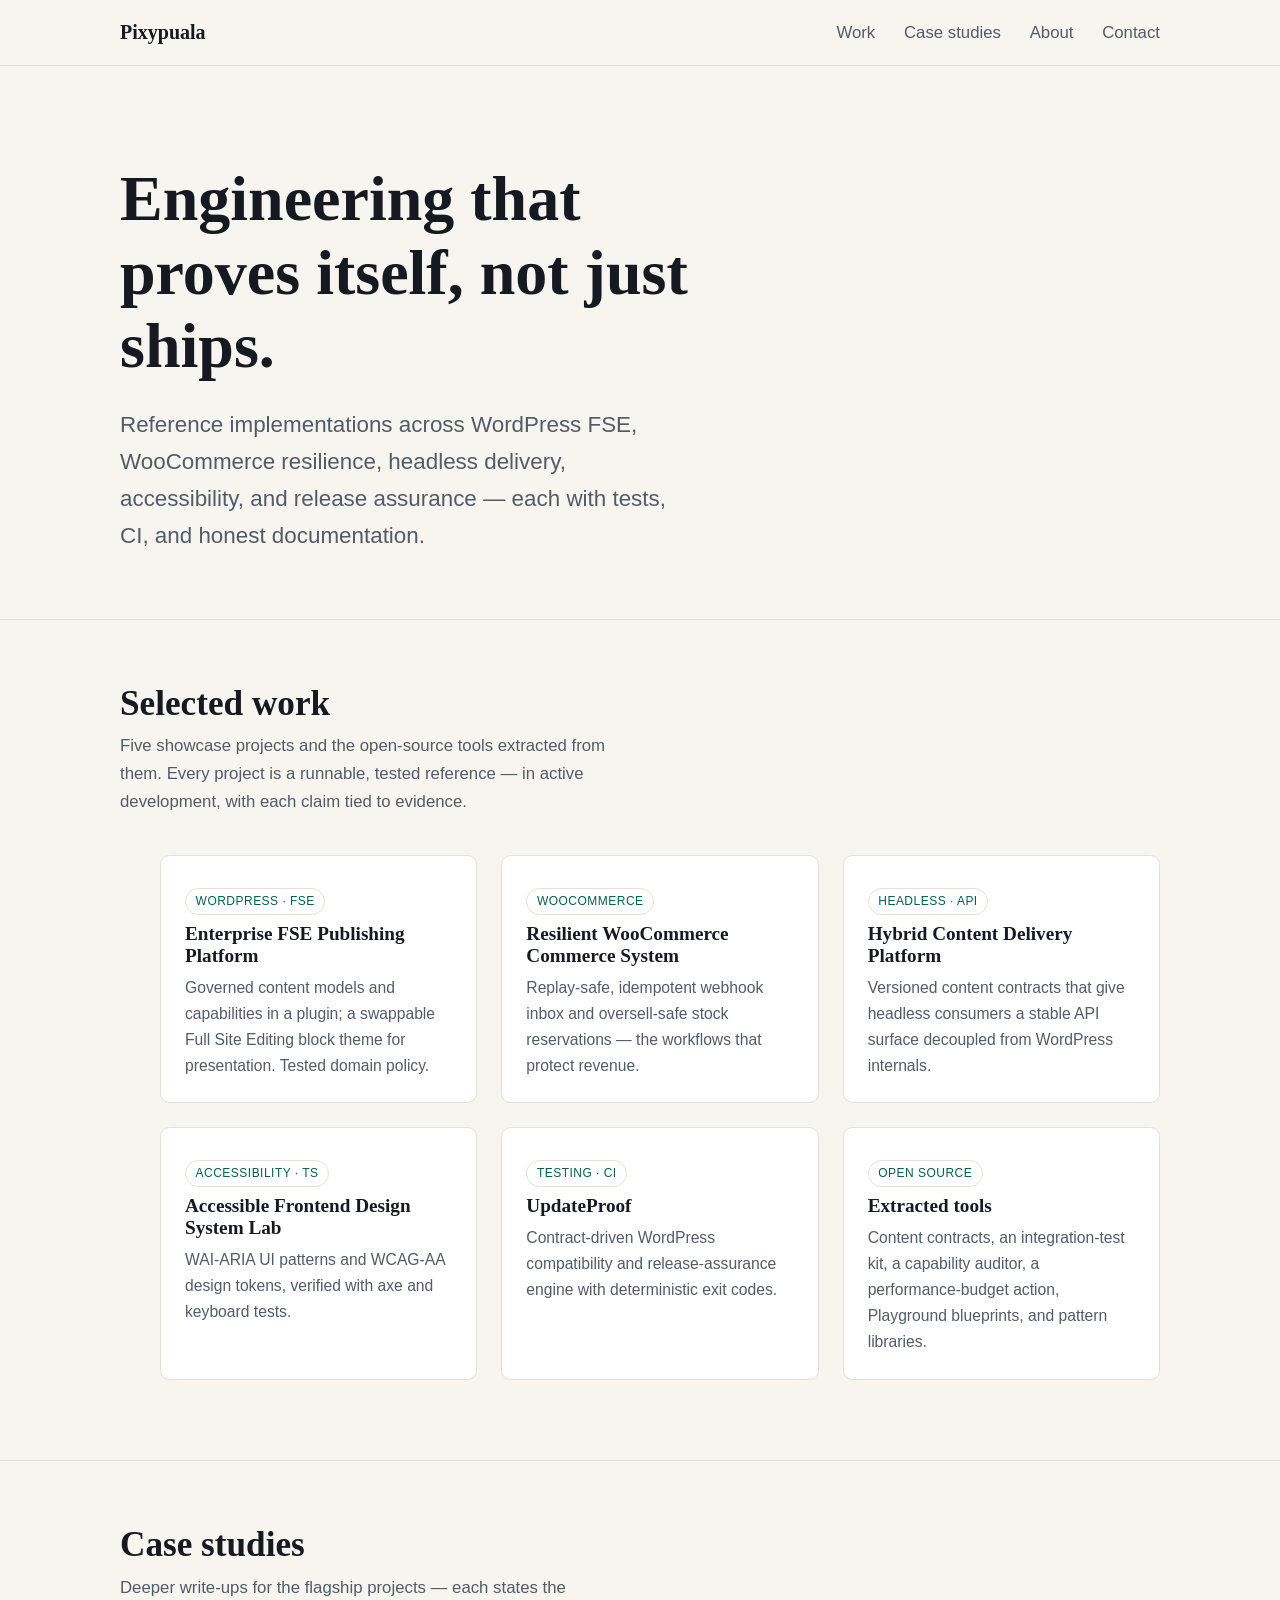
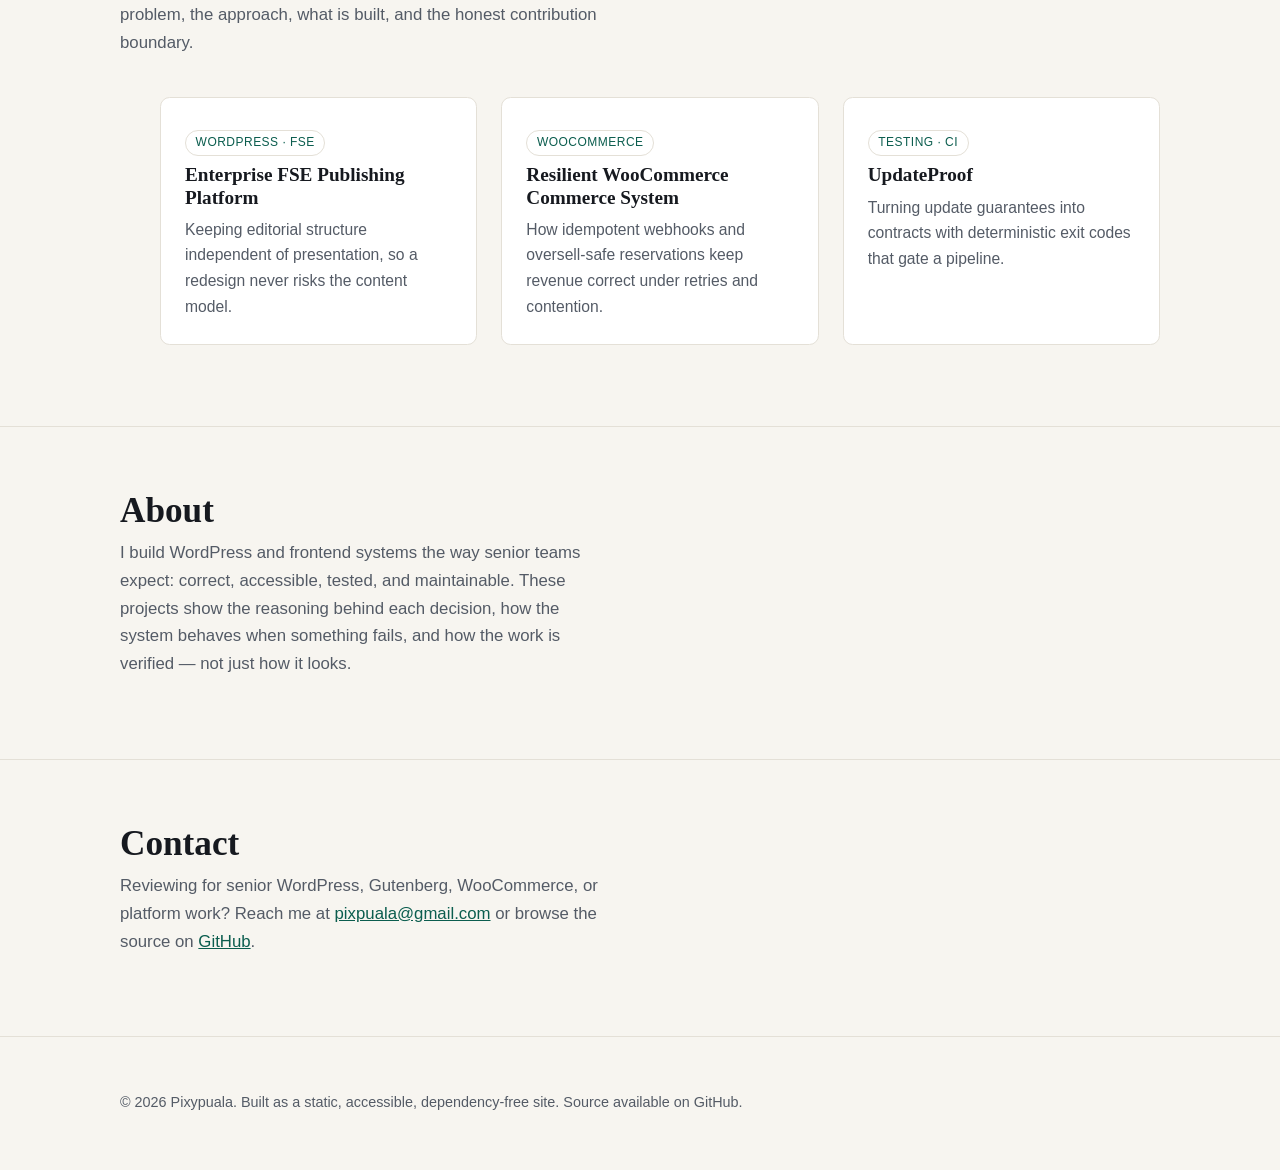
<file: site/index.html>
<!doctype html>
<html lang="en">
<head>
	<meta charset="utf-8">
	<meta name="viewport" content="width=device-width, initial-scale=1">
	<title>Pixypuala — WordPress & frontend engineering portfolio</title>
	<meta name="description" content="Reference implementations demonstrating senior WordPress, Gutenberg, WooCommerce, headless, accessibility, and release-engineering work.">
	<meta property="og:type" content="website">
	<meta property="og:title" content="Pixypuala — WordPress & frontend engineering portfolio">
	<meta property="og:description" content="Reference implementations demonstrating senior WordPress, Gutenberg, WooCommerce, headless, accessibility, and release-engineering work.">
	<meta property="og:url" content="https://pixypuala.github.io/portfolio-website/">
	<meta property="og:image" content="https://pixypuala.github.io/portfolio-website/og-image.png">
	<meta name="twitter:card" content="summary_large_image">
	<meta name="twitter:title" content="Pixypuala — WordPress & frontend engineering portfolio">
	<meta name="twitter:description" content="Reference implementations demonstrating senior WordPress, Gutenberg, WooCommerce, headless, accessibility, and release-engineering work.">
	<meta name="twitter:image" content="https://pixypuala.github.io/portfolio-website/og-image.png">
	<link rel="stylesheet" href="styles.css">
</head>
<body>
	<a class="skip-link" href="#main">Skip to content</a>

	<header class="site-header">
		<div class="wrap">
			<a class="brand" href="#top">Pixypuala</a>
			<nav class="site-nav" aria-label="Primary">
				<a href="#work">Work</a>
				<a href="#case-studies">Case studies</a>
				<a href="#about">About</a>
				<a href="#contact">Contact</a>
			</nav>
		</div>
	</header>

	<main id="main">
		<section class="hero" id="top">
			<div class="wrap">
				<h1>Engineering that proves itself, not just ships.</h1>
				<p>Reference implementations across WordPress FSE, WooCommerce resilience, headless delivery, accessibility, and release assurance — each with tests, CI, and honest documentation.</p>
			</div>
		</section>

		<section class="section" id="work">
			<div class="wrap">
				<h2>Selected work</h2>
				<p class="lead">Five showcase projects and the open-source tools extracted from them. Every project is a runnable, tested reference — in active development, with each claim tied to evidence.</p>

				<ul class="grid" role="list">
					<li class="card">
						<span class="tag">WordPress · FSE</span>
						<h3><a class="stretched" href="https://github.com/pixypuala/enterprise-fse-publishing-platform">Enterprise FSE Publishing Platform</a></h3>
						<p>Governed content models and capabilities in a plugin; a swappable Full Site Editing block theme for presentation. Tested domain policy.</p>
					</li>
					<li class="card">
						<span class="tag">WooCommerce</span>
						<h3><a class="stretched" href="https://github.com/pixypuala/resilient-woocommerce-commerce-system">Resilient WooCommerce Commerce System</a></h3>
						<p>Replay-safe, idempotent webhook inbox and oversell-safe stock reservations — the workflows that protect revenue.</p>
					</li>
					<li class="card">
						<span class="tag">Headless · API</span>
						<h3><a class="stretched" href="https://github.com/pixypuala/hybrid-wordpress-content-delivery-platform">Hybrid Content Delivery Platform</a></h3>
						<p>Versioned content contracts that give headless consumers a stable API surface decoupled from WordPress internals.</p>
					</li>
					<li class="card">
						<span class="tag">Accessibility · TS</span>
						<h3><a class="stretched" href="https://github.com/pixypuala/accessible-frontend-design-system-lab">Accessible Frontend Design System Lab</a></h3>
						<p>WAI-ARIA UI patterns and WCAG-AA design tokens, verified with axe and keyboard tests.</p>
					</li>
					<li class="card">
						<span class="tag">Testing · CI</span>
						<h3><a class="stretched" href="https://github.com/pixypuala/updateproof">UpdateProof</a></h3>
						<p>Contract-driven WordPress compatibility and release-assurance engine with deterministic exit codes.</p>
					</li>
					<li class="card">
						<span class="tag">Open source</span>
						<h3><a class="stretched" href="https://github.com/pixypuala?tab=repositories">Extracted tools</a></h3>
						<p>Content contracts, an integration-test kit, a capability auditor, a performance-budget action, Playground blueprints, and pattern libraries.</p>
					</li>
				</ul>
			</div>
		</section>

		<section class="section" id="case-studies">
			<div class="wrap">
				<h2>Case studies</h2>
				<p class="lead">Deeper write-ups for the flagship projects — each states the problem, the approach, what is built, and the honest contribution boundary.</p>

				<ul class="grid" role="list">
					<li class="card">
						<span class="tag">WordPress · FSE</span>
						<h3><a class="stretched" href="case-studies/enterprise-fse-publishing.html">Enterprise FSE Publishing Platform</a></h3>
						<p>Keeping editorial structure independent of presentation, so a redesign never risks the content model.</p>
					</li>
					<li class="card">
						<span class="tag">WooCommerce</span>
						<h3><a class="stretched" href="case-studies/resilient-woocommerce.html">Resilient WooCommerce Commerce System</a></h3>
						<p>How idempotent webhooks and oversell-safe reservations keep revenue correct under retries and contention.</p>
					</li>
					<li class="card">
						<span class="tag">Testing · CI</span>
						<h3><a class="stretched" href="case-studies/updateproof.html">UpdateProof</a></h3>
						<p>Turning update guarantees into contracts with deterministic exit codes that gate a pipeline.</p>
					</li>
				</ul>
			</div>
		</section>

		<section class="section" id="about">
			<div class="wrap">
				<h2>About</h2>
				<p class="lead">I build WordPress and frontend systems the way senior teams expect: correct, accessible, tested, and maintainable. These projects show the reasoning behind each decision, how the system behaves when something fails, and how the work is verified — not just how it looks.</p>
			</div>
		</section>

		<section class="section" id="contact">
			<div class="wrap">
				<h2>Contact</h2>
				<p class="lead">Reviewing for senior WordPress, Gutenberg, WooCommerce, or platform work? Reach me at <a href="mailto:pixpuala@gmail.com">pixpuala@gmail.com</a> or browse the source on <a href="https://github.com/pixypuala">GitHub</a>.</p>
			</div>
		</section>
	</main>

	<footer class="site-footer">
		<div class="wrap">
			<p>© 2026 Pixypuala. Built as a static, accessible, dependency-free site. Source available on GitHub.</p>
		</div>
	</footer>

	<button id="to-top" type="button" aria-label="Scroll back to top" hidden>↑</button>

	<script>
		// Progressive enhancement: reveal the scroll-to-top control past 600px and
		// hide it near the top. No dependencies; respects the user's scroll.
		(function () {
			var btn = document.getElementById('to-top');
			if (!btn) { return; }
			btn.hidden = false;
			function update() {
				if (window.scrollY > 600) { btn.classList.add('is-visible'); }
				else if (window.scrollY < 200) { btn.classList.remove('is-visible'); }
			}
			window.addEventListener('scroll', update, { passive: true });
			btn.addEventListener('click', function () {
				window.scrollTo({ top: 0, behavior: 'smooth' });
			});
			update();
		})();
	</script>
</body>
</html>
</file>
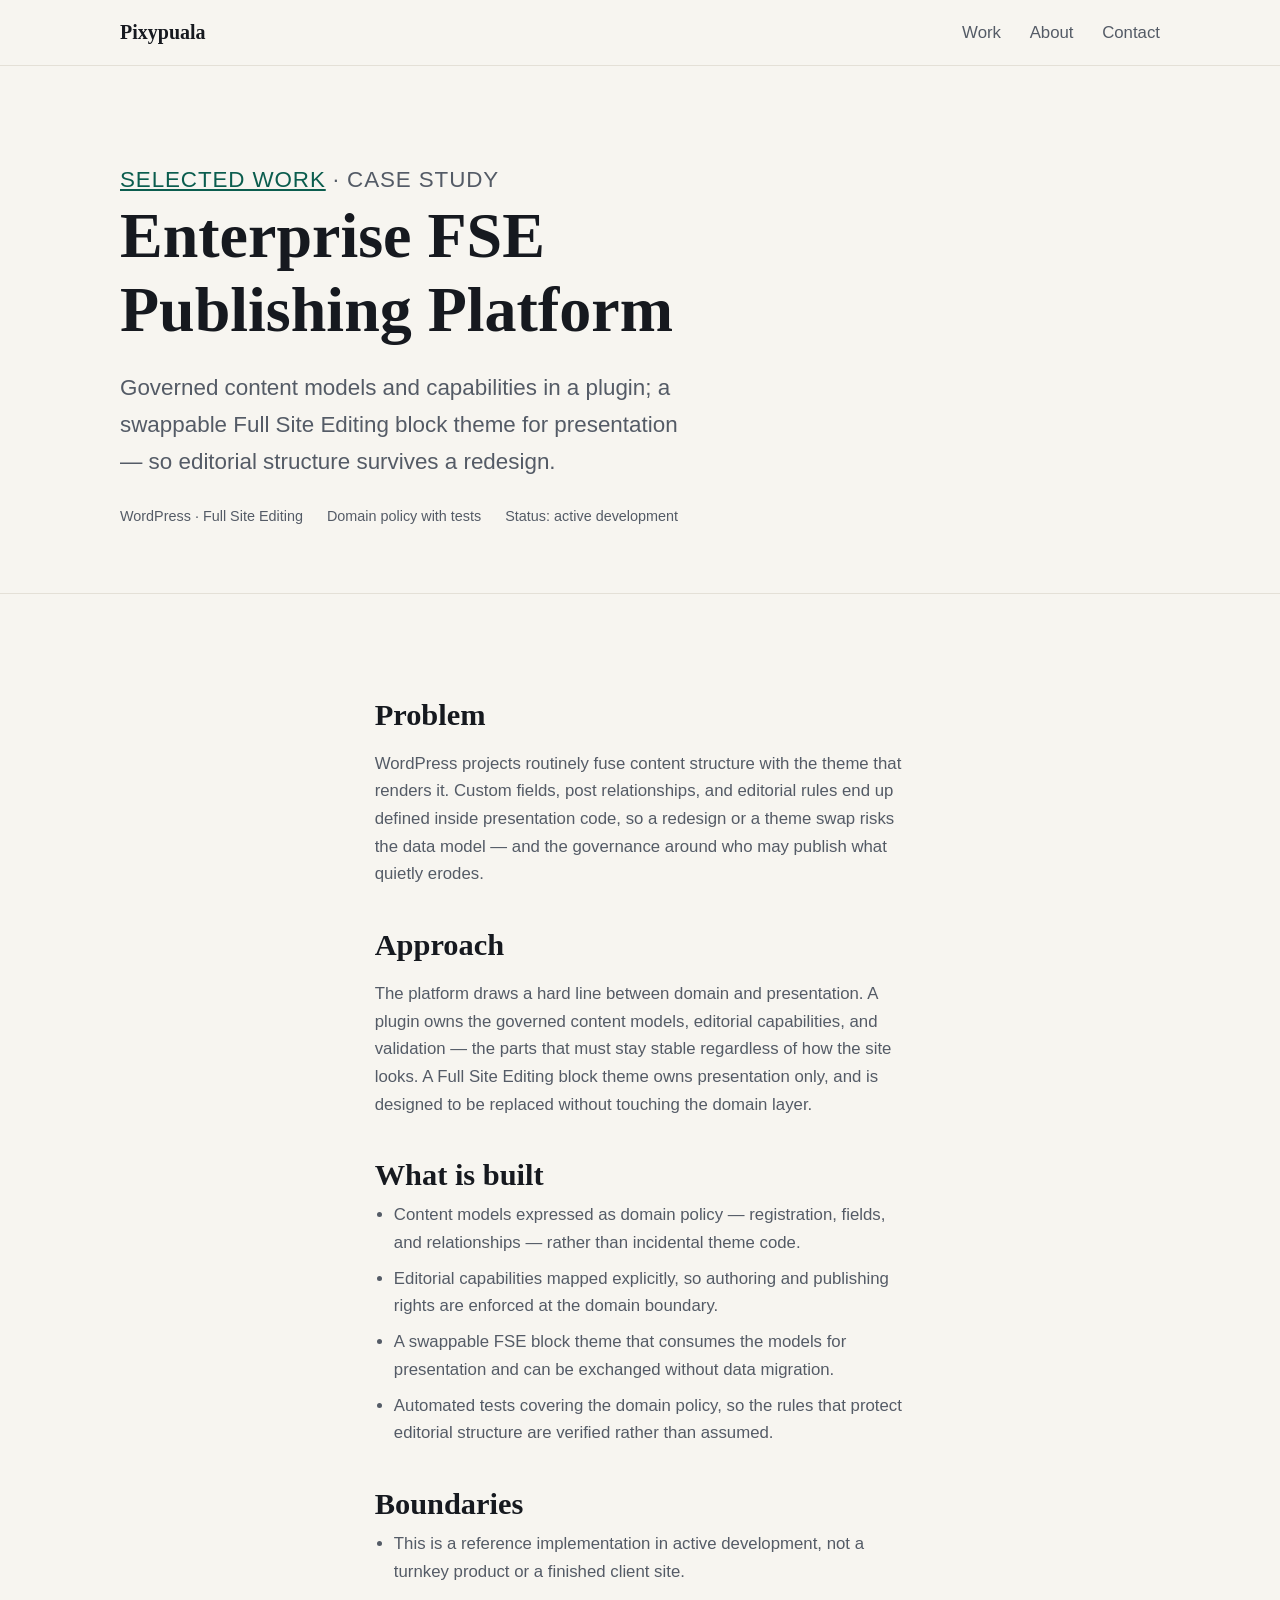
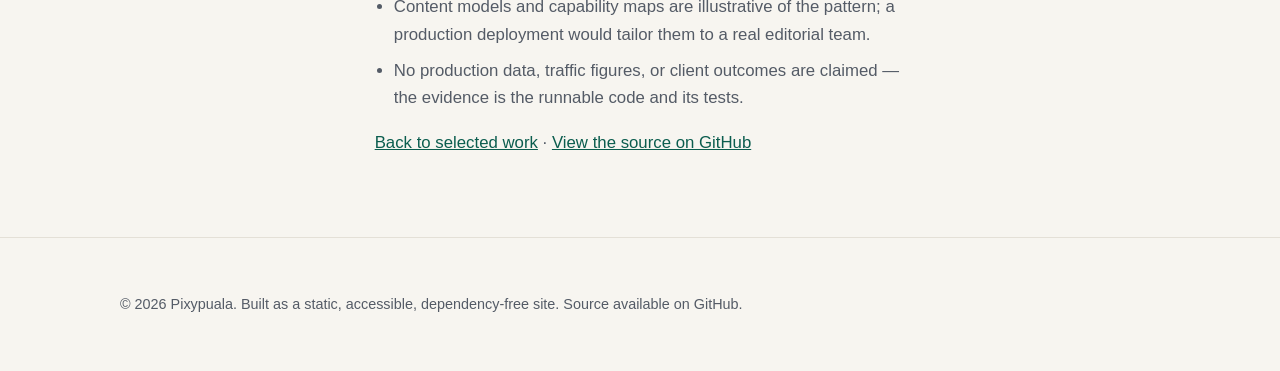
<file: site/case-studies/enterprise-fse-publishing.html>
<!doctype html>
<html lang="en">
<head>
	<meta charset="utf-8">
	<meta name="viewport" content="width=device-width, initial-scale=1">
	<title>Enterprise FSE Publishing Platform — case study — Pixypuala</title>
	<meta name="description" content="How governed content models in a plugin, paired with a swappable Full Site Editing block theme, keep editorial structure independent of presentation.">
	<meta property="og:type" content="article">
	<meta property="og:title" content="Enterprise FSE Publishing Platform — case study">
	<meta property="og:description" content="Governed content models in a plugin, paired with a swappable Full Site Editing block theme, keeping editorial structure independent of presentation.">
	<meta property="og:url" content="https://pixypuala.github.io/portfolio-website/case-studies/enterprise-fse-publishing.html">
	<meta property="og:image" content="https://pixypuala.github.io/portfolio-website/og-image.png">
	<meta name="twitter:card" content="summary_large_image">
	<meta name="twitter:title" content="Enterprise FSE Publishing Platform — case study">
	<meta name="twitter:description" content="Governed content models in a plugin, paired with a swappable Full Site Editing block theme, keeping editorial structure independent of presentation.">
	<meta name="twitter:image" content="https://pixypuala.github.io/portfolio-website/og-image.png">
	<link rel="stylesheet" href="../styles.css">
</head>
<body>
	<a class="skip-link" href="#main">Skip to content</a>

	<header class="site-header">
		<div class="wrap">
			<a class="brand" href="../index.html">Pixypuala</a>
			<nav class="site-nav" aria-label="Primary">
				<a href="../index.html#work">Work</a>
				<a href="../index.html#about">About</a>
				<a href="../index.html#contact">Contact</a>
			</nav>
		</div>
	</header>

	<main id="main">
		<article>
			<section class="hero" id="top">
				<div class="wrap">
					<p class="breadcrumb"><a href="../index.html#work">Selected work</a> · Case study</p>
					<h1>Enterprise FSE Publishing Platform</h1>
					<p>Governed content models and capabilities in a plugin; a swappable Full Site Editing block theme for presentation — so editorial structure survives a redesign.</p>
					<ul class="cs-meta" aria-label="Project facts">
						<li>WordPress · Full Site Editing</li>
						<li>Domain policy with tests</li>
						<li>Status: active development</li>
					</ul>
				</div>
			</section>

			<section class="section">
				<div class="wrap cs-body">
					<h2>Problem</h2>
					<p>WordPress projects routinely fuse content structure with the theme that renders it. Custom fields, post relationships, and editorial rules end up defined inside presentation code, so a redesign or a theme swap risks the data model — and the governance around who may publish what quietly erodes.</p>

					<h2>Approach</h2>
					<p>The platform draws a hard line between domain and presentation. A plugin owns the governed content models, editorial capabilities, and validation — the parts that must stay stable regardless of how the site looks. A Full Site Editing block theme owns presentation only, and is designed to be replaced without touching the domain layer.</p>

					<h2>What is built</h2>
					<ul>
						<li>Content models expressed as domain policy — registration, fields, and relationships — rather than incidental theme code.</li>
						<li>Editorial capabilities mapped explicitly, so authoring and publishing rights are enforced at the domain boundary.</li>
						<li>A swappable FSE block theme that consumes the models for presentation and can be exchanged without data migration.</li>
						<li>Automated tests covering the domain policy, so the rules that protect editorial structure are verified rather than assumed.</li>
					</ul>

					<h2>Boundaries</h2>
					<ul>
						<li>This is a reference implementation in active development, not a turnkey product or a finished client site.</li>
						<li>Content models and capability maps are illustrative of the pattern; a production deployment would tailor them to a real editorial team.</li>
						<li>No production data, traffic figures, or client outcomes are claimed — the evidence is the runnable code and its tests.</li>
					</ul>

					<p><a href="../index.html#work">Back to selected work</a> · <a href="https://github.com/pixypuala/enterprise-fse-publishing-platform">View the source on GitHub</a></p>
				</div>
			</section>
		</article>
	</main>

	<footer class="site-footer">
		<div class="wrap">
			<p>© 2026 Pixypuala. Built as a static, accessible, dependency-free site. Source available on GitHub.</p>
		</div>
	</footer>

	<button id="to-top" type="button" aria-label="Scroll back to top" hidden>↑</button>

	<script>
		(function () {
			var btn = document.getElementById('to-top');
			if (!btn) { return; }
			btn.hidden = false;
			function update() {
				if (window.scrollY > 600) { btn.classList.add('is-visible'); }
				else if (window.scrollY < 200) { btn.classList.remove('is-visible'); }
			}
			window.addEventListener('scroll', update, { passive: true });
			btn.addEventListener('click', function () {
				window.scrollTo({ top: 0, behavior: 'smooth' });
			});
			update();
		})();
	</script>
</body>
</html>
</file>
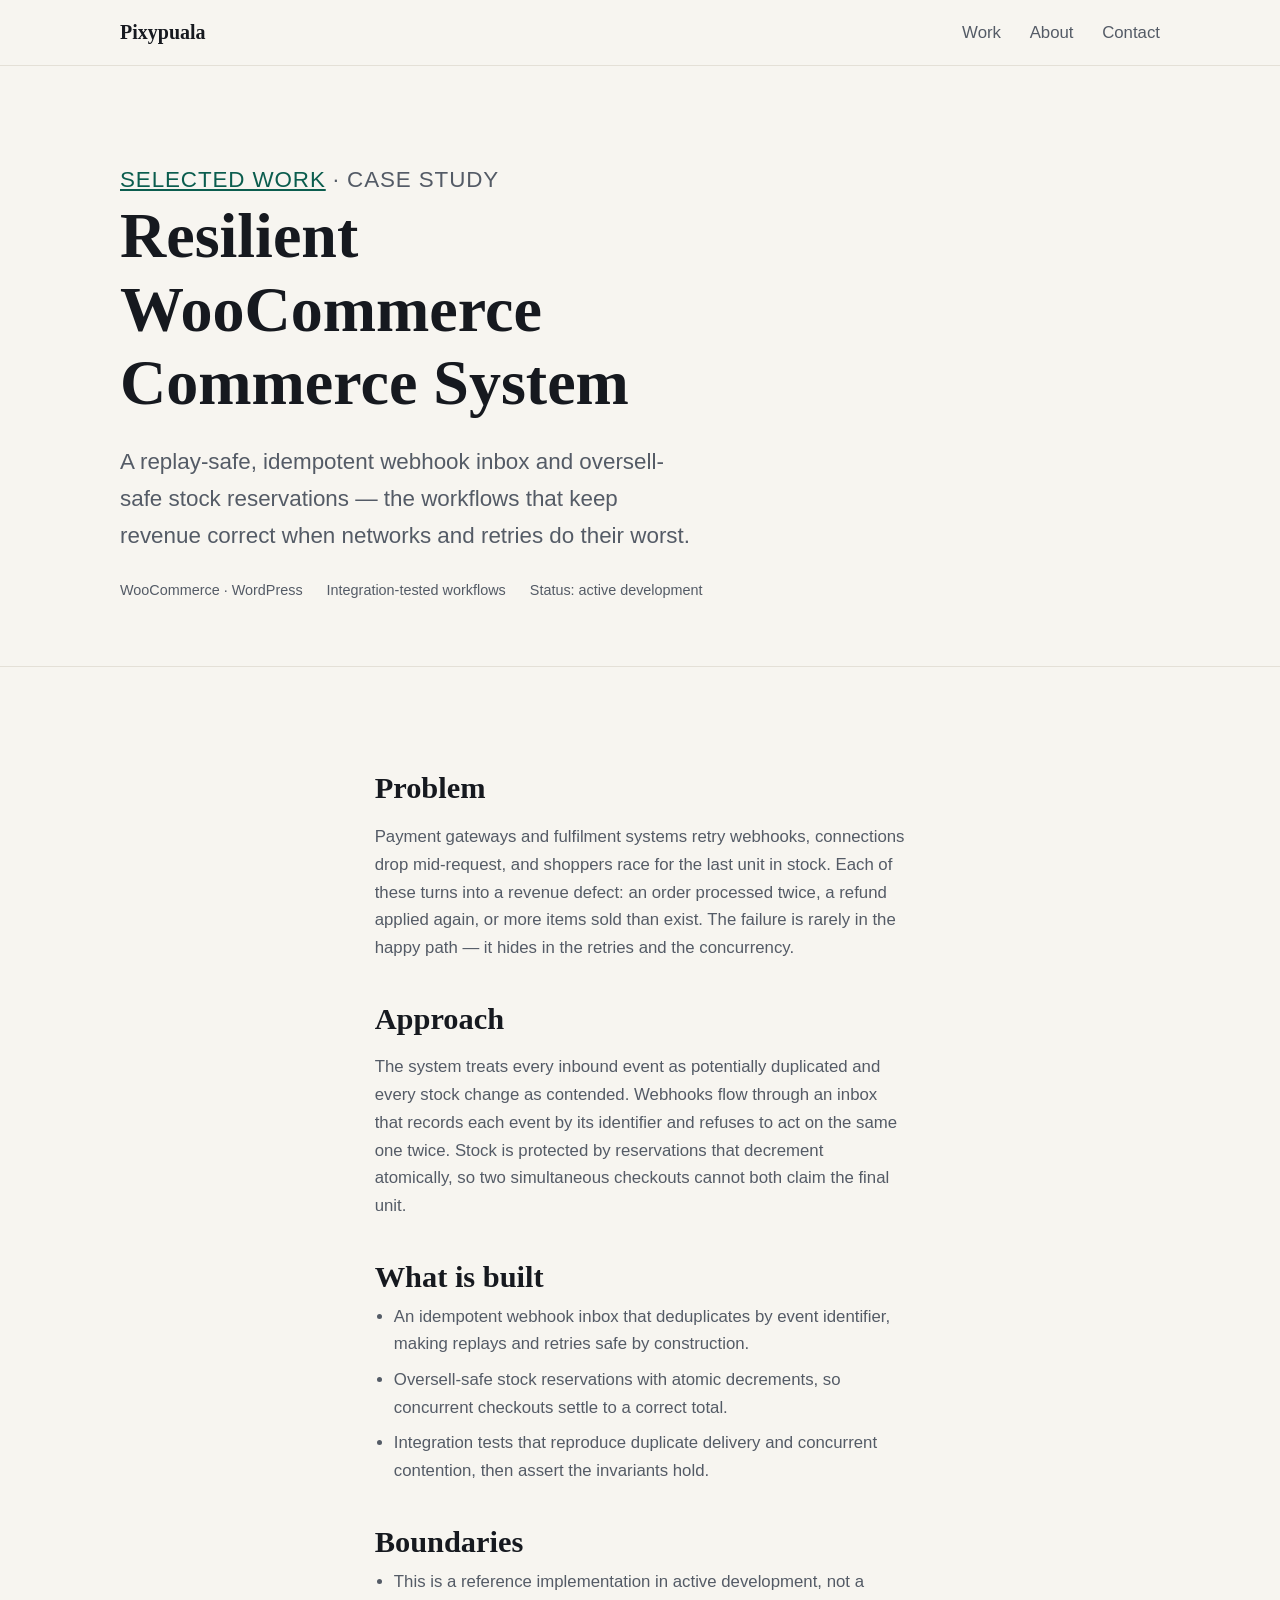
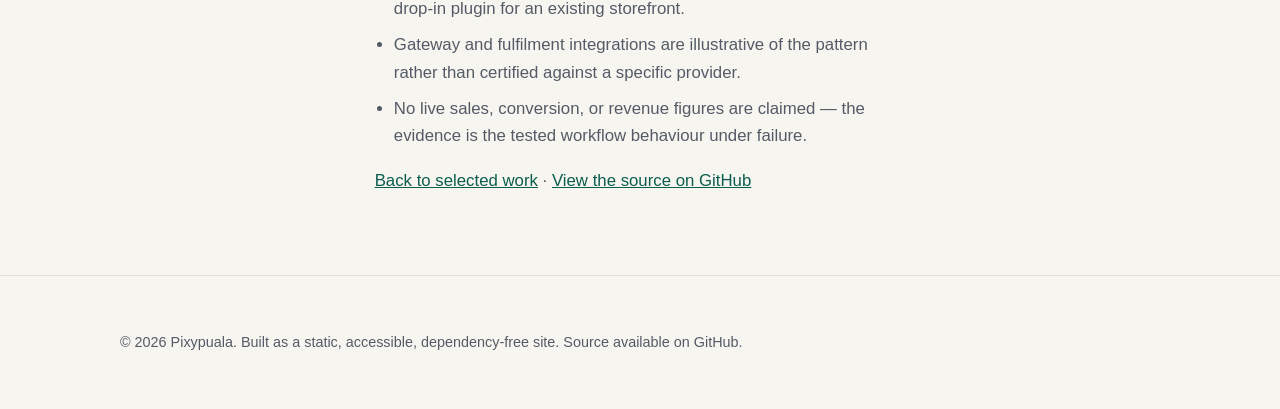
<file: site/case-studies/resilient-woocommerce.html>
<!doctype html>
<html lang="en">
<head>
	<meta charset="utf-8">
	<meta name="viewport" content="width=device-width, initial-scale=1">
	<title>Resilient WooCommerce Commerce System — case study — Pixypuala</title>
	<meta name="description" content="How a replay-safe, idempotent webhook inbox and oversell-safe stock reservations protect revenue when networks and retries misbehave.">
	<meta property="og:type" content="article">
	<meta property="og:title" content="Resilient WooCommerce Commerce System — case study">
	<meta property="og:description" content="A replay-safe, idempotent webhook inbox and oversell-safe stock reservations — the workflows that protect revenue when retries misbehave.">
	<meta property="og:url" content="https://pixypuala.github.io/portfolio-website/case-studies/resilient-woocommerce.html">
	<meta property="og:image" content="https://pixypuala.github.io/portfolio-website/og-image.png">
	<meta name="twitter:card" content="summary_large_image">
	<meta name="twitter:title" content="Resilient WooCommerce Commerce System — case study">
	<meta name="twitter:description" content="A replay-safe, idempotent webhook inbox and oversell-safe stock reservations — the workflows that protect revenue when retries misbehave.">
	<meta name="twitter:image" content="https://pixypuala.github.io/portfolio-website/og-image.png">
	<link rel="stylesheet" href="../styles.css">
</head>
<body>
	<a class="skip-link" href="#main">Skip to content</a>

	<header class="site-header">
		<div class="wrap">
			<a class="brand" href="../index.html">Pixypuala</a>
			<nav class="site-nav" aria-label="Primary">
				<a href="../index.html#work">Work</a>
				<a href="../index.html#about">About</a>
				<a href="../index.html#contact">Contact</a>
			</nav>
		</div>
	</header>

	<main id="main">
		<article>
			<section class="hero" id="top">
				<div class="wrap">
					<p class="breadcrumb"><a href="../index.html#work">Selected work</a> · Case study</p>
					<h1>Resilient WooCommerce Commerce System</h1>
					<p>A replay-safe, idempotent webhook inbox and oversell-safe stock reservations — the workflows that keep revenue correct when networks and retries do their worst.</p>
					<ul class="cs-meta" aria-label="Project facts">
						<li>WooCommerce · WordPress</li>
						<li>Integration-tested workflows</li>
						<li>Status: active development</li>
					</ul>
				</div>
			</section>

			<section class="section">
				<div class="wrap cs-body">
					<h2>Problem</h2>
					<p>Payment gateways and fulfilment systems retry webhooks, connections drop mid-request, and shoppers race for the last unit in stock. Each of these turns into a revenue defect: an order processed twice, a refund applied again, or more items sold than exist. The failure is rarely in the happy path — it hides in the retries and the concurrency.</p>

					<h2>Approach</h2>
					<p>The system treats every inbound event as potentially duplicated and every stock change as contended. Webhooks flow through an inbox that records each event by its identifier and refuses to act on the same one twice. Stock is protected by reservations that decrement atomically, so two simultaneous checkouts cannot both claim the final unit.</p>

					<h2>What is built</h2>
					<ul>
						<li>An idempotent webhook inbox that deduplicates by event identifier, making replays and retries safe by construction.</li>
						<li>Oversell-safe stock reservations with atomic decrements, so concurrent checkouts settle to a correct total.</li>
						<li>Integration tests that reproduce duplicate delivery and concurrent contention, then assert the invariants hold.</li>
					</ul>

					<h2>Boundaries</h2>
					<ul>
						<li>This is a reference implementation in active development, not a drop-in plugin for an existing storefront.</li>
						<li>Gateway and fulfilment integrations are illustrative of the pattern rather than certified against a specific provider.</li>
						<li>No live sales, conversion, or revenue figures are claimed — the evidence is the tested workflow behaviour under failure.</li>
					</ul>

					<p><a href="../index.html#work">Back to selected work</a> · <a href="https://github.com/pixypuala/resilient-woocommerce-commerce-system">View the source on GitHub</a></p>
				</div>
			</section>
		</article>
	</main>

	<footer class="site-footer">
		<div class="wrap">
			<p>© 2026 Pixypuala. Built as a static, accessible, dependency-free site. Source available on GitHub.</p>
		</div>
	</footer>

	<button id="to-top" type="button" aria-label="Scroll back to top" hidden>↑</button>

	<script>
		(function () {
			var btn = document.getElementById('to-top');
			if (!btn) { return; }
			btn.hidden = false;
			function update() {
				if (window.scrollY > 600) { btn.classList.add('is-visible'); }
				else if (window.scrollY < 200) { btn.classList.remove('is-visible'); }
			}
			window.addEventListener('scroll', update, { passive: true });
			btn.addEventListener('click', function () {
				window.scrollTo({ top: 0, behavior: 'smooth' });
			});
			update();
		})();
	</script>
</body>
</html>
</file>
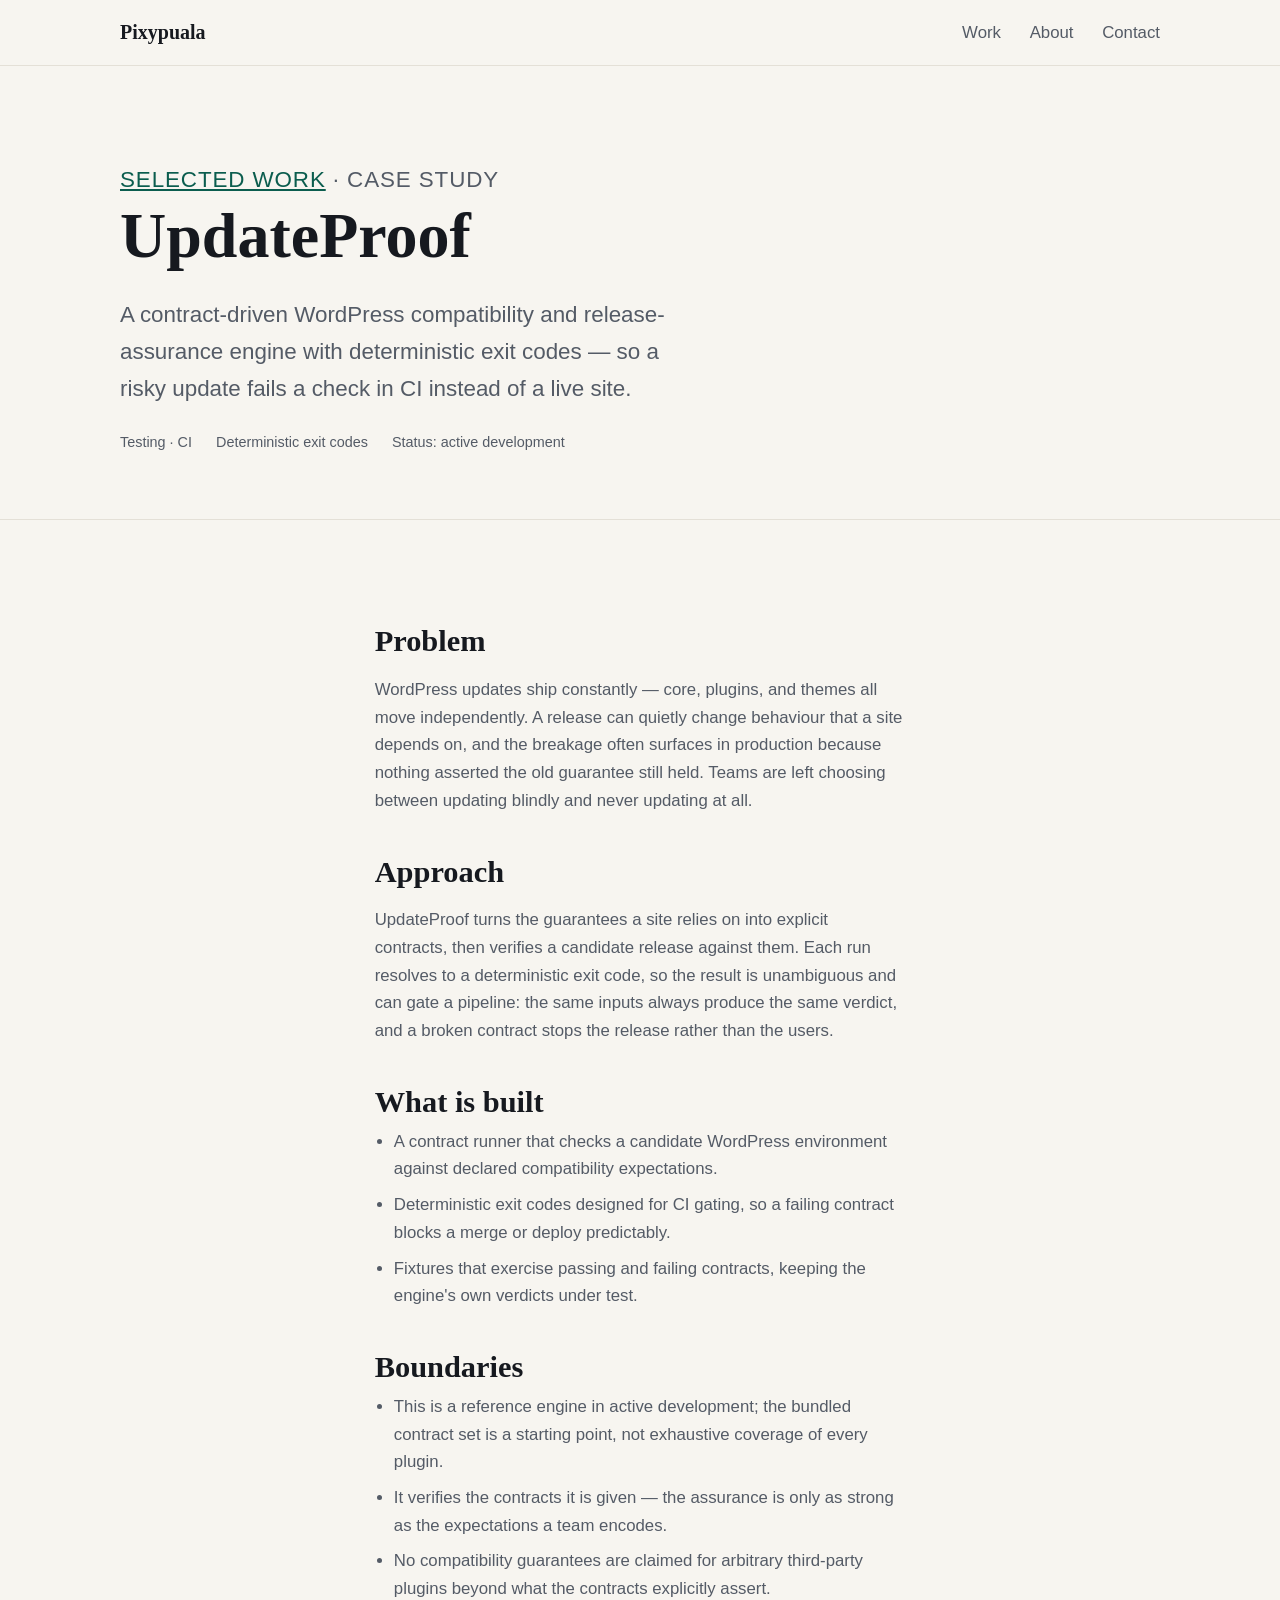
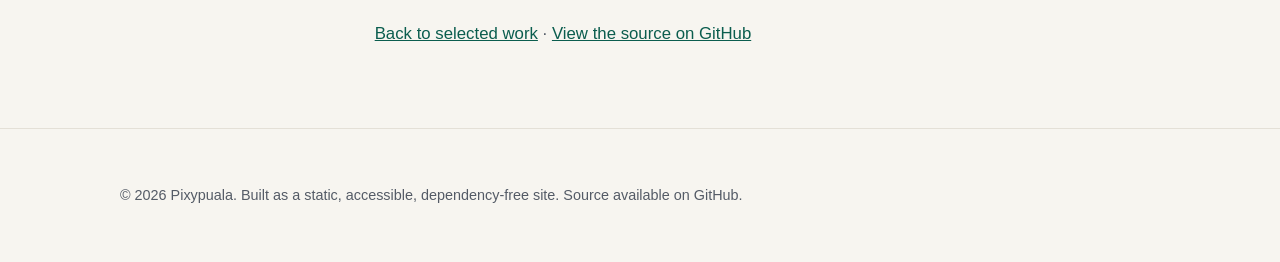
<file: site/case-studies/updateproof.html>
<!doctype html>
<html lang="en">
<head>
	<meta charset="utf-8">
	<meta name="viewport" content="width=device-width, initial-scale=1">
	<title>UpdateProof — case study — Pixypuala</title>
	<meta name="description" content="A contract-driven WordPress compatibility and release-assurance engine with deterministic exit codes, so a risky update fails a check instead of a live site.">
	<meta property="og:type" content="article">
	<meta property="og:title" content="UpdateProof — case study">
	<meta property="og:description" content="A contract-driven WordPress compatibility and release-assurance engine with deterministic exit codes, so a risky update fails a check instead of a live site.">
	<meta property="og:url" content="https://pixypuala.github.io/portfolio-website/case-studies/updateproof.html">
	<meta property="og:image" content="https://pixypuala.github.io/portfolio-website/og-image.png">
	<meta name="twitter:card" content="summary_large_image">
	<meta name="twitter:title" content="UpdateProof — case study">
	<meta name="twitter:description" content="A contract-driven WordPress compatibility and release-assurance engine with deterministic exit codes, so a risky update fails a check instead of a live site.">
	<meta name="twitter:image" content="https://pixypuala.github.io/portfolio-website/og-image.png">
	<link rel="stylesheet" href="../styles.css">
</head>
<body>
	<a class="skip-link" href="#main">Skip to content</a>

	<header class="site-header">
		<div class="wrap">
			<a class="brand" href="../index.html">Pixypuala</a>
			<nav class="site-nav" aria-label="Primary">
				<a href="../index.html#work">Work</a>
				<a href="../index.html#about">About</a>
				<a href="../index.html#contact">Contact</a>
			</nav>
		</div>
	</header>

	<main id="main">
		<article>
			<section class="hero" id="top">
				<div class="wrap">
					<p class="breadcrumb"><a href="../index.html#work">Selected work</a> · Case study</p>
					<h1>UpdateProof</h1>
					<p>A contract-driven WordPress compatibility and release-assurance engine with deterministic exit codes — so a risky update fails a check in CI instead of a live site.</p>
					<ul class="cs-meta" aria-label="Project facts">
						<li>Testing · CI</li>
						<li>Deterministic exit codes</li>
						<li>Status: active development</li>
					</ul>
				</div>
			</section>

			<section class="section">
				<div class="wrap cs-body">
					<h2>Problem</h2>
					<p>WordPress updates ship constantly — core, plugins, and themes all move independently. A release can quietly change behaviour that a site depends on, and the breakage often surfaces in production because nothing asserted the old guarantee still held. Teams are left choosing between updating blindly and never updating at all.</p>

					<h2>Approach</h2>
					<p>UpdateProof turns the guarantees a site relies on into explicit contracts, then verifies a candidate release against them. Each run resolves to a deterministic exit code, so the result is unambiguous and can gate a pipeline: the same inputs always produce the same verdict, and a broken contract stops the release rather than the users.</p>

					<h2>What is built</h2>
					<ul>
						<li>A contract runner that checks a candidate WordPress environment against declared compatibility expectations.</li>
						<li>Deterministic exit codes designed for CI gating, so a failing contract blocks a merge or deploy predictably.</li>
						<li>Fixtures that exercise passing and failing contracts, keeping the engine's own verdicts under test.</li>
					</ul>

					<h2>Boundaries</h2>
					<ul>
						<li>This is a reference engine in active development; the bundled contract set is a starting point, not exhaustive coverage of every plugin.</li>
						<li>It verifies the contracts it is given — the assurance is only as strong as the expectations a team encodes.</li>
						<li>No compatibility guarantees are claimed for arbitrary third-party plugins beyond what the contracts explicitly assert.</li>
					</ul>

					<p><a href="../index.html#work">Back to selected work</a> · <a href="https://github.com/pixypuala/updateproof">View the source on GitHub</a></p>
				</div>
			</section>
		</article>
	</main>

	<footer class="site-footer">
		<div class="wrap">
			<p>© 2026 Pixypuala. Built as a static, accessible, dependency-free site. Source available on GitHub.</p>
		</div>
	</footer>

	<button id="to-top" type="button" aria-label="Scroll back to top" hidden>↑</button>

	<script>
		(function () {
			var btn = document.getElementById('to-top');
			if (!btn) { return; }
			btn.hidden = false;
			function update() {
				if (window.scrollY > 600) { btn.classList.add('is-visible'); }
				else if (window.scrollY < 200) { btn.classList.remove('is-visible'); }
			}
			window.addEventListener('scroll', update, { passive: true });
			btn.addEventListener('click', function () {
				window.scrollTo({ top: 0, behavior: 'smooth' });
			});
			update();
		})();
	</script>
</body>
</html>
</file>
<file: site/styles.css>
/*
 * Portfolio styles — token-driven, accessible, responsive, light + dark.
 *
 * All colour/spacing/type decisions come from CSS custom properties so light
 * and dark stay consistent by construction. Contrast pairs meet WCAG AA.
 */

:root {
	--bg: #f7f5f0;
	--surface: #ffffff;
	--text: #16191f;          /* ~15:1 on --bg */
	--muted: #545b66;         /* ~7:1 on --bg  */
	--accent: #0b5d4e;        /* ~6.2:1 on --bg */
	--accent-strong: #083f36;
	--line: #e4e0d7;
	--focus: #1a6dff;

	--space-1: 0.5rem;
	--space-2: 1rem;
	--space-3: 1.5rem;
	--space-4: 2.5rem;
	--space-5: 4rem;
	--space-6: 6rem;
	--radius: 0.6rem;
	--maxw: 68rem;

	--font-display: "Iowan Old Style", "Palatino Linotype", Palatino, Georgia, serif;
	--font-body: -apple-system, BlinkMacSystemFont, "Segoe UI", Helvetica, Arial, sans-serif;
}

@media (prefers-color-scheme: dark) {
	:root {
		--bg: #12151b;
		--surface: #1a1f27;
		--text: #edf0f4;
		--muted: #a6afbd;
		--accent: #4fd1b5;
		--accent-strong: #7fe3cd;
		--line: #2b323d;
		--focus: #78a9ff;
	}
}

*, *::before, *::after { box-sizing: border-box; }

html { scroll-behavior: smooth; }
@media (prefers-reduced-motion: reduce) {
	html { scroll-behavior: auto; }
	* { animation-duration: 0.001ms !important; transition-duration: 0.001ms !important; }
}

body {
	margin: 0;
	background: var(--bg);
	color: var(--text);
	font-family: var(--font-body);
	font-size: 1.05rem;
	line-height: 1.65;
	-webkit-font-smoothing: antialiased;
}

h1, h2, h3 { font-family: var(--font-display); font-weight: 600; line-height: 1.15; }

a { color: var(--accent); }
a:hover { color: var(--accent-strong); }

:focus-visible { outline: 2px solid var(--focus); outline-offset: 3px; border-radius: 2px; }

/* Skip link for keyboard users. */
.skip-link {
	position: absolute;
	left: -999px;
	top: 0;
	background: var(--surface);
	color: var(--text);
	padding: var(--space-1) var(--space-2);
	border: 1px solid var(--line);
	border-radius: var(--radius);
	z-index: 10;
}
.skip-link:focus { left: var(--space-2); top: var(--space-2); }

.wrap { max-width: var(--maxw); margin-inline: auto; padding-inline: var(--space-3); }

/* Header */
.site-header {
	border-bottom: 1px solid var(--line);
	background: color-mix(in srgb, var(--bg) 85%, transparent);
	position: sticky; top: 0; backdrop-filter: blur(8px); z-index: 5;
}
.site-header .wrap { display: flex; align-items: center; justify-content: space-between; padding-block: var(--space-2); }
.brand { font-family: var(--font-display); font-size: 1.25rem; font-weight: 600; text-decoration: none; color: var(--text); }
.site-nav a { margin-left: var(--space-3); text-decoration: none; color: var(--muted); }
.site-nav a:hover { color: var(--text); }

/* Hero */
.hero { padding-block: var(--space-6) var(--space-5); }
.hero h1 { font-size: clamp(2.4rem, 6vw, 4rem); margin: 0 0 var(--space-3); max-width: 18ch; }
.hero p { font-size: clamp(1.1rem, 2.5vw, 1.4rem); color: var(--muted); max-width: 46ch; margin: 0; }

/* Sections */
.section { padding-block: var(--space-5); border-top: 1px solid var(--line); }
.section h2 { font-size: clamp(1.6rem, 4vw, 2.2rem); margin: 0 0 var(--space-1); }
.section > .wrap > p.lead { color: var(--muted); max-width: 52ch; margin-top: 0; }

/* Project grid */
.grid { display: grid; gap: var(--space-3); grid-template-columns: repeat(auto-fill, minmax(17rem, 1fr)); margin-top: var(--space-4); }
.card {
	background: var(--surface);
	border: 1px solid var(--line);
	border-radius: var(--radius);
	padding: var(--space-3);
	display: flex; flex-direction: column; gap: var(--space-1);
}
.card h3 { font-size: 1.2rem; margin: 0; }
.card p { color: var(--muted); margin: 0; font-size: 0.98rem; }
.card .tag {
	align-self: flex-start;
	font-size: 0.75rem; letter-spacing: 0.04em; text-transform: uppercase;
	color: var(--accent); border: 1px solid var(--line); border-radius: 999px;
	padding: 0.15rem 0.6rem; margin-top: var(--space-1);
}
.card a.stretched { text-decoration: none; color: inherit; }
.card:focus-within { border-color: var(--accent); }

/* Case-study article */
.breadcrumb { color: var(--muted); font-size: 0.9rem; margin: 0 0 var(--space-2); text-transform: uppercase; letter-spacing: 0.04em; }
.cs-meta {
	display: flex; flex-wrap: wrap; gap: var(--space-1) var(--space-3);
	list-style: none; padding: 0; margin: var(--space-3) 0 0;
	color: var(--muted); font-size: 0.9rem;
}
.cs-body { max-width: 62ch; }
.cs-body h2 { font-size: clamp(1.4rem, 3vw, 1.9rem); margin: var(--space-4) 0 var(--space-1); }
.cs-body p { color: var(--muted); }
.cs-body ul { margin: 0; padding-left: 1.2rem; }
.cs-body li { color: var(--muted); margin-bottom: var(--space-1); }
.cs-body a { color: var(--accent); }
.cs-body a:hover { color: var(--accent-strong); }

/* Footer */
.site-footer { border-top: 1px solid var(--line); padding-block: var(--space-4); color: var(--muted); font-size: 0.9rem; }

/* Scroll-to-top */
#to-top {
	position: fixed; right: var(--space-3); bottom: var(--space-3);
	width: 44px; height: 44px; border-radius: 999px;
	background: var(--accent); color: var(--surface);
	border: none; cursor: pointer; font-size: 1.2rem; line-height: 1;
	opacity: 0; transform: scale(0.85); pointer-events: none;
	transition: opacity 0.2s ease, transform 0.2s ease;
}
#to-top.is-visible { opacity: 1; transform: scale(1); pointer-events: auto; }
#to-top:hover { background: var(--accent-strong); }
</file>
